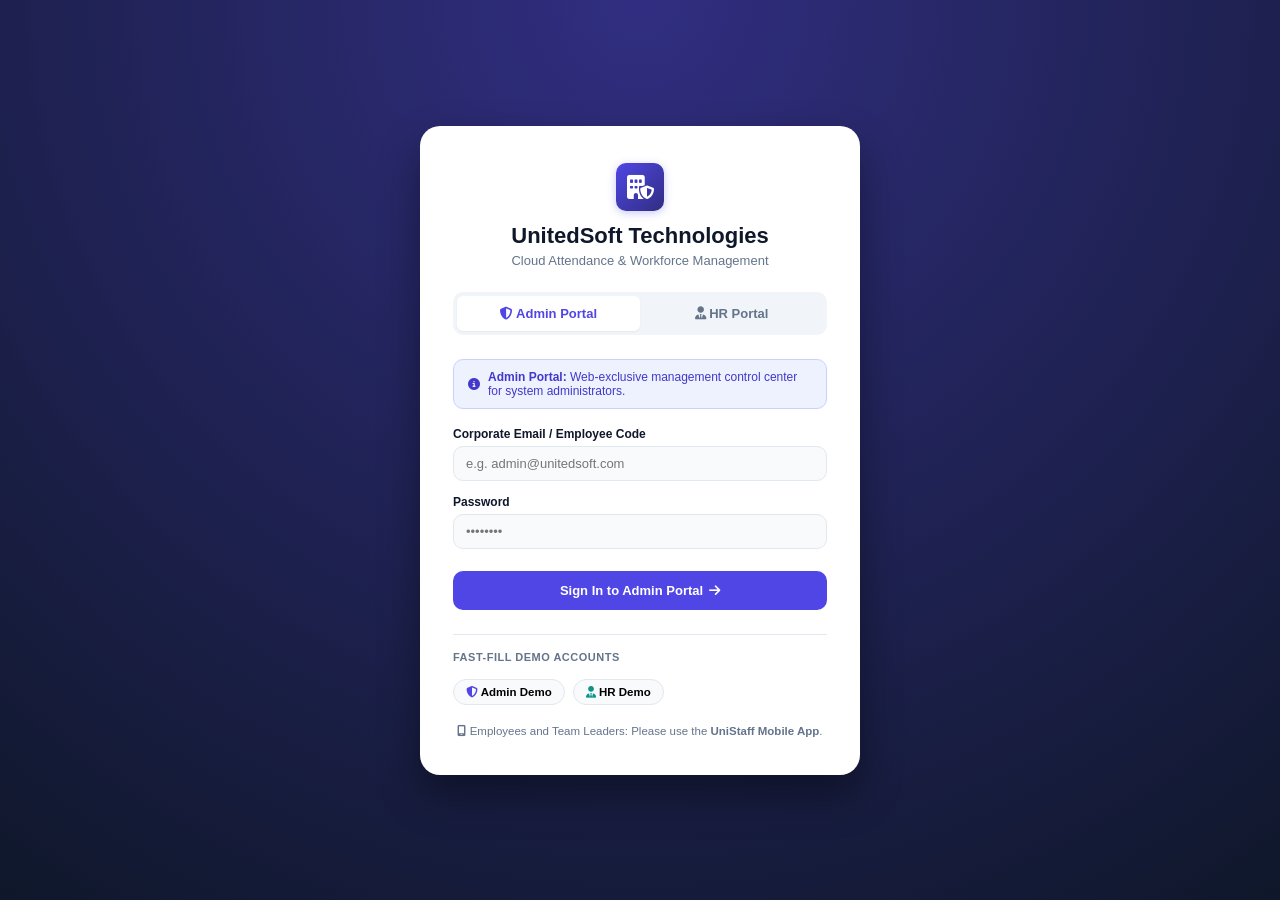
<file: public/index.html>
<!DOCTYPE html>
<html lang="en">
<head>
  <meta charset="UTF-8">
  <meta name="viewport" content="width=device-width, initial-scale=1.0">
  <title>UnitedSoft Portal - Admin & HR Web Access</title>
  <link rel="stylesheet" href="app.css">
  <link rel="stylesheet" href="https://cdnjs.cloudflare.com/ajax/libs/font-awesome/6.4.0/css/all.min.css">
</head>
<body class="login-body">

  <div class="login-card">
    <div style="text-align: center; margin-bottom: 24px;">
      <div class="brand-icon" style="margin: 0 auto 12px auto; width: 48px; height: 48px; font-size: 24px;">
        <i class="fa-solid fa-building-shield"></i>
      </div>
      <h1 style="font-size: 22px; font-weight: 800; color: var(--text-main);">UnitedSoft Technologies</h1>
      <p style="font-size: 13px; color: var(--text-muted); margin-top: 4px;">Cloud Attendance & Workforce Management</p>
    </div>

    <!-- Portal Mode Selector Tabs -->
    <div class="login-tabs">
      <button type="button" class="login-tab active" id="tabAdmin" onclick="switchPortal('ADMIN')">
        <i class="fa-solid fa-shield-halved"></i> Admin Portal
      </button>
      <button type="button" class="login-tab" id="tabHr" onclick="switchPortal('HR')">
        <i class="fa-solid fa-user-tie"></i> HR Portal
      </button>
    </div>

    <div id="portalInfoBanner" style="background: #EEF2FF; border: 1px solid #C7D2FE; border-radius: var(--radius-md); padding: 10px 14px; margin-bottom: 18px; font-size: 12px; color: #4338CA; display: flex; align-items: center; gap: 8px;">
      <i class="fa-solid fa-circle-info"></i>
      <span id="portalInfoText"><strong>Admin Portal:</strong> Web-exclusive management control center for system administrators.</span>
    </div>

    <div id="alertBox" style="display: none; padding: 10px 14px; border-radius: var(--radius-md); font-size: 12.5px; margin-bottom: 16px; font-weight: 600;"></div>

    <form id="loginForm" onsubmit="handleLoginSubmit(event)">
      <div class="form-group">
        <label class="form-label" for="loginInput">Corporate Email / Employee Code</label>
        <div style="position: relative;">
          <input type="text" id="loginInput" class="input-control" placeholder="e.g. admin@unitedsoft.com" required autocomplete="username">
        </div>
      </div>

      <div class="form-group">
        <label class="form-label" for="passInput">Password</label>
        <div style="position: relative;">
          <input type="password" id="passInput" class="input-control" placeholder="••••••••" required autocomplete="current-password">
        </div>
      </div>

      <button type="submit" id="submitBtn" class="btn btn-primary" style="width: 100%; justify-content: center; padding: 12px; margin-top: 8px;">
        <span id="btnText">Sign In to Admin Portal</span>
        <i class="fa-solid fa-arrow-right"></i>
      </button>
    </form>

    <div style="margin-top: 24px; padding-top: 16px; border-top: 1px solid var(--border);">
      <div style="font-size: 11px; font-weight: 700; color: var(--text-muted); text-transform: uppercase; letter-spacing: 0.5px; margin-bottom: 8px;">
        Fast-Fill Demo Accounts
      </div>
      <div class="demo-chips">
        <button type="button" class="demo-btn" onclick="fillDemo('admin@unitedsoft.com', 'admin123', 'ADMIN')">
          <i class="fa-solid fa-shield-halved" style="color: var(--primary);"></i> Admin Demo
        </button>
        <button type="button" class="demo-btn" onclick="fillDemo('hr@unitedsoft.com', 'hr123', 'HR')">
          <i class="fa-solid fa-user-tie" style="color: var(--secondary);"></i> HR Demo
        </button>
      </div>
    </div>

    <div style="margin-top: 20px; text-align: center; font-size: 11.5px; color: var(--text-muted);">
      <i class="fa-solid fa-mobile-screen"></i> Employees and Team Leaders: Please use the <strong>UniStaff Mobile App</strong>.
    </div>
  </div>

  <script>
    let currentPortal = 'ADMIN';

    // Auto-redirect if already logged in with valid token
    window.addEventListener('DOMContentLoaded', () => {
      const token = localStorage.getItem('us_token');
      const userStr = localStorage.getItem('us_user');
      if (token && userStr) {
        try {
          const user = JSON.parse(userStr);
          if (user.role === 'ADMIN' || user.role === 'HR_ADMIN') {
            window.location.href = 'admin.html';
          } else if (user.role === 'HR') {
            window.location.href = 'hr.html';
          }
        } catch (e) {}
      }
    });

    function switchPortal(portal) {
      currentPortal = portal;
      const tabAdmin = document.getElementById('tabAdmin');
      const tabHr = document.getElementById('tabHr');
      const infoText = document.getElementById('portalInfoText');
      const infoBanner = document.getElementById('portalInfoBanner');
      const btnText = document.getElementById('btnText');
      const submitBtn = document.getElementById('submitBtn');

      if (portal === 'ADMIN') {
        tabAdmin.classList.add('active');
        tabHr.classList.remove('active');
        infoBanner.style.background = '#EEF2FF';
        infoBanner.style.borderColor = '#C7D2FE';
        infoBanner.style.color = '#4338CA';
        infoText.innerHTML = '<strong>Admin Portal:</strong> Web-exclusive management control center for system administrators.';
        btnText.innerText = 'Sign In to Admin Portal';
        submitBtn.className = 'btn btn-primary';
      } else {
        tabHr.classList.add('active');
        tabAdmin.classList.remove('active');
        infoBanner.style.background = '#F0FDFA';
        infoBanner.style.borderColor = '#99F6E4';
        infoBanner.style.color = '#0F766E';
        infoText.innerHTML = '<strong>HR Portal:</strong> Human Resources management panel plus personal attendance punch-in system.';
        btnText.innerText = 'Sign In to HR Portal';
        submitBtn.className = 'btn btn-secondary';
      }
      clearAlert();
    }

    function fillDemo(email, pass, portal) {
      switchPortal(portal);
      document.getElementById('loginInput').value = email;
      document.getElementById('passInput').value = pass;
    }

    function showAlert(msg, isError = true) {
      const box = document.getElementById('alertBox');
      box.style.display = 'block';
      box.style.background = isError ? 'var(--danger-bg)' : 'var(--success-bg)';
      box.style.color = isError ? 'var(--danger)' : 'var(--success)';
      box.style.border = isError ? '1px solid #FCA5A5' : '1px solid #86EFAC';
      box.innerText = msg;
    }

    function clearAlert() {
      const box = document.getElementById('alertBox');
      box.style.display = 'none';
      box.innerText = '';
    }

    async function handleLoginSubmit(e) {
      e.preventDefault();
      clearAlert();

      const identifier = document.getElementById('loginInput').value.trim();
      const password = document.getElementById('passInput').value;
      const submitBtn = document.getElementById('submitBtn');

      if (!identifier || !password) {
        showAlert('Please enter both Email/Employee Code and Password');
        return;
      }

      submitBtn.disabled = true;
      submitBtn.style.opacity = '0.7';

      try {
        const res = await fetch('/api/auth/login', {
          method: 'POST',
          headers: { 'Content-Type': 'application/json' },
          body: JSON.stringify({
            loginId: identifier,
            password: password,
            userType: currentPortal
          })
        });

        const data = await res.json();
        if (!res.ok) {
          throw new Error(data.error || 'Authentication failed');
        }

        const user = data.user;
        const role = user.role;

        // Verify role permissions for Web portal access
        if (role === 'EMPLOYEE' || role === 'TL') {
          throw new Error('Employee & Team Leader accounts are accessible exclusively via the UniStaff Mobile App. Please use the mobile app.');
        }

        if (currentPortal === 'ADMIN' && role !== 'ADMIN' && role !== 'HR_ADMIN') {
          throw new Error('Access Denied: This account is not authorized for Administrator access. Please switch to the HR Portal.');
        }

        // Store session
        localStorage.setItem('us_token', data.token);
        localStorage.setItem('us_user', JSON.stringify(user));

        showAlert('Login successful! Redirecting...', false);

        setTimeout(() => {
          if (role === 'ADMIN' || role === 'HR_ADMIN') {
            window.location.href = 'admin.html';
          } else {
            window.location.href = 'hr.html';
          }
        }, 600);

      } catch (err) {
        showAlert(err.message || 'Login failed. Please check credentials.');
      } finally {
        submitBtn.disabled = false;
        submitBtn.style.opacity = '1';
      }
    }
  </script>
</body>
</html>
</file>
<file: public/app.css>
:root {
  --primary: #4F46E5;
  --primary-hover: #4338CA;
  --primary-light: #EEF2FF;
  --secondary: #0D9488;
  --secondary-hover: #0F766E;
  --secondary-light: #CCFBF1;
  --success: #16A34A;
  --success-bg: #DCFCE7;
  --danger: #DC2626;
  --danger-bg: #FEE2E2;
  --warning: #D97706;
  --warning-bg: #FEF3C7;
  --bg-main: #F8FAFC;
  --bg-surface: #FFFFFF;
  --border: #E2E8F0;
  --text-main: #0F172A;
  --text-muted: #64748B;
  --text-light: #94A3B8;
  --radius-sm: 6px;
  --radius-md: 10px;
  --radius-lg: 14px;
  --radius-xl: 20px;
  --shadow-sm: 0 1px 2px 0 rgba(0, 0, 0, 0.05);
  --shadow-md: 0 4px 6px -1px rgba(0, 0, 0, 0.1), 0 2px 4px -1px rgba(0, 0, 0, 0.06);
  --shadow-lg: 0 10px 15px -3px rgba(0, 0, 0, 0.1), 0 4px 6px -2px rgba(0, 0, 0, 0.05);
}

* {
  margin: 0;
  padding: 0;
  box-sizing: border-box;
  font-family: -apple-system, BlinkMacSystemFont, "Segoe UI", Roboto, Helvetica, Arial, sans-serif;
}

body {
  background-color: var(--bg-main);
  color: var(--text-main);
  min-height: 100vh;
  display: flex;
  flex-direction: column;
}

/* Header & Top Bar */
.top-nav {
  background-color: var(--bg-surface);
  border-bottom: 1px solid var(--border);
  padding: 0 24px;
  height: 64px;
  display: flex;
  align-items: center;
  justify-content: space-between;
  position: sticky;
  top: 0;
  z-index: 100;
  box-shadow: var(--shadow-sm);
}

.brand-wrap {
  display: flex;
  align-items: center;
  gap: 12px;
}

.brand-icon {
  width: 38px;
  height: 38px;
  background: linear-gradient(135deg, var(--primary) 0%, #312E81 100%);
  border-radius: var(--radius-md);
  display: flex;
  align-items: center;
  justify-content: center;
  color: #FFFFFF;
  font-size: 20px;
  font-weight: 800;
  box-shadow: 0 2px 8px rgba(79, 70, 229, 0.3);
}

.brand-text h1 {
  font-size: 17px;
  font-weight: 800;
  color: var(--text-main);
  letter-spacing: -0.3px;
}

.brand-text p {
  font-size: 11px;
  color: var(--text-muted);
  font-weight: 500;
}

.user-profile-bar {
  display: flex;
  align-items: center;
  gap: 14px;
}

.role-badge {
  padding: 4px 10px;
  border-radius: 20px;
  font-size: 11px;
  font-weight: 800;
  letter-spacing: 0.5px;
  text-transform: uppercase;
}

.badge-admin {
  background-color: #EEF2FF;
  color: var(--primary);
  border: 1px solid #C7D2FE;
}

.badge-hr {
  background-color: var(--secondary-light);
  color: var(--secondary);
  border: 1px solid #99F6E4;
}

.user-info {
  text-align: right;
}

.user-name {
  font-size: 13px;
  font-weight: 700;
  color: var(--text-main);
}

.user-sub {
  font-size: 11px;
  color: var(--text-muted);
}

.btn-logout {
  background: #F1F5F9;
  border: 1px solid var(--border);
  color: var(--danger);
  padding: 6px 12px;
  border-radius: var(--radius-sm);
  font-size: 12px;
  font-weight: 600;
  cursor: pointer;
  transition: all 0.2s;
}

.btn-logout:hover {
  background: var(--danger-bg);
  border-color: #FCA5A5;
}

/* Layout Containers */
.app-container {
  display: flex;
  flex: 1;
}

.sidebar {
  width: 240px;
  background: var(--bg-surface);
  border-right: 1px solid var(--border);
  padding: 20px 12px;
  display: flex;
  flex-direction: column;
  gap: 6px;
}

.nav-item {
  display: flex;
  align-items: center;
  gap: 10px;
  padding: 10px 14px;
  border-radius: var(--radius-md);
  font-size: 13px;
  font-weight: 600;
  color: var(--text-muted);
  text-decoration: none;
  cursor: pointer;
  transition: all 0.2s;
  border: none;
  background: transparent;
  width: 100%;
  text-align: left;
}

.nav-item:hover {
  background: #F1F5F9;
  color: var(--text-main);
}

.nav-item.active {
  background: var(--primary-light);
  color: var(--primary);
  font-weight: 700;
}

.badge-count {
  margin-left: auto;
  background: var(--danger);
  color: #FFFFFF;
  font-size: 10px;
  font-weight: 800;
  padding: 2px 6px;
  border-radius: 10px;
}

.main-content {
  flex: 1;
  padding: 24px;
  overflow-y: auto;
  max-width: 1400px;
  margin: 0 auto;
  width: 100%;
}

/* Page Section Headers */
.section-header {
  display: flex;
  justify-content: space-between;
  align-items: center;
  margin-bottom: 20px;
}

.section-header h2 {
  font-size: 20px;
  font-weight: 800;
  color: var(--text-main);
}

.section-header p {
  font-size: 13px;
  color: var(--text-muted);
  margin-top: 2px;
}

/* Stat Cards Grid */
.stats-grid {
  display: grid;
  grid-template-columns: repeat(auto-fit, minmax(220px, 1fr));
  gap: 16px;
  margin-bottom: 24px;
}

.stat-card {
  background: var(--bg-surface);
  border: 1px solid var(--border);
  border-radius: var(--radius-lg);
  padding: 18px;
  box-shadow: var(--shadow-sm);
  display: flex;
  align-items: center;
  gap: 14px;
}

.stat-icon {
  width: 48px;
  height: 48px;
  border-radius: var(--radius-md);
  display: flex;
  align-items: center;
  justify-content: center;
  font-size: 22px;
}

.stat-val {
  font-size: 22px;
  font-weight: 800;
  color: var(--text-main);
}

.stat-label {
  font-size: 12px;
  color: var(--text-muted);
  font-weight: 600;
  margin-top: 2px;
}

/* Cards & Panels */
.card {
  background: var(--bg-surface);
  border: 1px solid var(--border);
  border-radius: var(--radius-xl);
  padding: 20px;
  box-shadow: var(--shadow-sm);
  margin-bottom: 24px;
}

.card-title {
  font-size: 16px;
  font-weight: 800;
  color: var(--text-main);
  margin-bottom: 14px;
  display: flex;
  align-items: center;
  justify-content: space-between;
}

/* Filters & Chips */
.filter-bar {
  background: #F8FAFC;
  border: 1px solid var(--border);
  border-radius: var(--radius-md);
  padding: 12px 16px;
  margin-bottom: 16px;
  display: flex;
  flex-direction: column;
  gap: 10px;
}

.filter-header {
  display: flex;
  align-items: center;
  justify-content: space-between;
}

.filter-label {
  font-size: 12.5px;
  font-weight: 800;
  color: #0F766E;
  display: flex;
  align-items: center;
  gap: 6px;
}

.chips-row {
  display: flex;
  align-items: center;
  gap: 8px;
  overflow-x: auto;
  padding-bottom: 4px;
}

.chip {
  padding: 6px 14px;
  border-radius: 20px;
  font-size: 12px;
  font-weight: 600;
  background: #F1F5F9;
  color: var(--text-muted);
  border: 1px solid var(--border);
  cursor: pointer;
  white-space: nowrap;
  transition: all 0.2s;
}

.chip:hover {
  background: #E2E8F0;
  color: var(--text-main);
}

.chip.active {
  background: var(--primary);
  color: #FFFFFF;
  border-color: var(--primary);
  font-weight: 700;
}

.chip.active-teal {
  background: var(--secondary);
  color: #FFFFFF;
  border-color: var(--secondary);
  font-weight: 700;
}

/* Table Styles */
.table-responsive {
  width: 100%;
  overflow-x: auto;
  border-radius: var(--radius-md);
  border: 1px solid var(--border);
}

table {
  width: 100%;
  border-collapse: collapse;
  text-align: left;
  font-size: 13px;
}

thead {
  background: #F8FAFC;
  border-bottom: 1px solid var(--border);
}

th {
  padding: 12px 16px;
  font-size: 11.5px;
  font-weight: 700;
  color: var(--text-muted);
  text-transform: uppercase;
  letter-spacing: 0.5px;
}

td {
  padding: 12px 16px;
  border-bottom: 1px solid #F1F5F9;
  vertical-align: middle;
}

tbody tr:hover {
  background: #F8FAFC;
}

/* Status Badges */
.status-pill {
  display: inline-flex;
  align-items: center;
  gap: 4px;
  padding: 3px 8px;
  border-radius: 12px;
  font-size: 11px;
  font-weight: 800;
}

.pill-success { background: var(--success-bg); color: var(--success); }
.pill-danger { background: var(--danger-bg); color: var(--danger); }
.pill-warning { background: var(--warning-bg); color: var(--warning); }
.pill-info { background: #E0F2FE; color: #0284C7; }

/* Buttons & Form Inputs */
.btn {
  display: inline-flex;
  align-items: center;
  gap: 6px;
  padding: 8px 16px;
  border-radius: var(--radius-md);
  font-size: 13px;
  font-weight: 700;
  cursor: pointer;
  border: none;
  transition: all 0.2s;
  text-decoration: none;
}

.btn-primary {
  background: var(--primary);
  color: #FFFFFF;
}

.btn-primary:hover {
  background: var(--primary-hover);
}

.btn-secondary {
  background: var(--secondary);
  color: #FFFFFF;
}

.btn-secondary:hover {
  background: var(--secondary-hover);
}

.btn-outline {
  background: #FFFFFF;
  border: 1px solid var(--border);
  color: var(--text-main);
}

.btn-outline:hover {
  background: #F8FAFC;
}

.btn-danger {
  background: var(--danger);
  color: #FFFFFF;
}

.btn-danger:hover {
  background: #B91C1C;
}

.btn-sm {
  padding: 4px 10px;
  font-size: 11.5px;
  border-radius: var(--radius-sm);
}

.input-control {
  width: 100%;
  padding: 9px 12px;
  border: 1.5px solid var(--border);
  border-radius: var(--radius-md);
  font-size: 13px;
  color: var(--text-main);
  background: #F8FAFC;
  outline: none;
  transition: all 0.2s;
}

.input-control:focus {
  border-color: var(--primary);
  background: #FFFFFF;
  box-shadow: 0 0 0 3px rgba(79, 70, 229, 0.1);
}

/* Modals */
.modal-overlay {
  display: none;
  position: fixed;
  top: 0;
  left: 0;
  right: 0;
  bottom: 0;
  background: rgba(15, 23, 42, 0.6);
  backdrop-filter: blur(4px);
  z-index: 1000;
  align-items: center;
  justify-content: center;
  padding: 20px;
}

.modal-overlay.open {
  display: flex;
}

.modal-card {
  background: var(--bg-surface);
  border-radius: var(--radius-xl);
  padding: 24px;
  max-width: 520px;
  width: 100%;
  max-height: 90vh;
  overflow-y: auto;
  box-shadow: var(--shadow-lg);
  border: 1px solid var(--border);
}

.modal-header {
  display: flex;
  justify-content: space-between;
  align-items: center;
  margin-bottom: 16px;
  border-bottom: 1px solid var(--border);
  padding-bottom: 12px;
}

.modal-title {
  font-size: 17px;
  font-weight: 800;
  color: var(--text-main);
}

.modal-close {
  background: transparent;
  border: none;
  font-size: 20px;
  color: var(--text-muted);
  cursor: pointer;
}

.form-group {
  margin-bottom: 14px;
}

.form-label {
  display: block;
  font-size: 12px;
  font-weight: 700;
  color: var(--text-main);
  margin-bottom: 5px;
}

.form-row {
  display: flex;
  gap: 12px;
}

/* Punch Card for HR Self-Attendance */
.punch-card {
  background: linear-gradient(135deg, #1E1B4B 0%, #312E81 50%, #4338CA 100%);
  color: #FFFFFF;
  border-radius: var(--radius-xl);
  padding: 24px;
  margin-bottom: 24px;
  box-shadow: var(--shadow-lg);
  display: flex;
  flex-direction: column;
  gap: 16px;
}

.punch-header {
  display: flex;
  justify-content: space-between;
  align-items: flex-start;
}

.punch-clock {
  font-size: 36px;
  font-weight: 900;
  font-variant-numeric: tabular-nums;
  letter-spacing: -1px;
}

.punch-date {
  font-size: 13px;
  color: #C7D2FE;
  font-weight: 600;
}

.punch-status-badge {
  background: rgba(255, 255, 255, 0.2);
  backdrop-filter: blur(6px);
  padding: 6px 14px;
  border-radius: 20px;
  font-size: 12px;
  font-weight: 800;
}

.punch-actions {
  display: flex;
  gap: 12px;
  flex-wrap: wrap;
  align-items: center;
}

.punch-btn {
  padding: 12px 28px;
  border-radius: var(--radius-lg);
  font-size: 15px;
  font-weight: 800;
  border: none;
  cursor: pointer;
  display: flex;
  align-items: center;
  gap: 8px;
  transition: all 0.2s;
  box-shadow: 0 4px 12px rgba(0, 0, 0, 0.2);
}

.punch-btn-in {
  background: #10B981;
  color: #FFFFFF;
}

.punch-btn-in:hover {
  background: #059669;
}

.punch-btn-out {
  background: #EF4444;
  color: #FFFFFF;
}

.punch-btn-out:hover {
  background: #DC2626;
}

.punch-meta-row {
  display: flex;
  gap: 20px;
  background: rgba(0, 0, 0, 0.2);
  padding: 12px 16px;
  border-radius: var(--radius-md);
  font-size: 12px;
}

.meta-item {
  display: flex;
  flex-direction: column;
}

.meta-item span:first-child {
  color: #A5B4FC;
  font-size: 11px;
}

.meta-item span:last-child {
  font-weight: 700;
  color: #FFFFFF;
}

/* 3-Step Timeline */
.timeline-wrap {
  display: flex;
  align-items: center;
  justify-content: space-between;
  background: #F8FAFC;
  padding: 12px 16px;
  border-radius: var(--radius-md);
  margin: 10px 0;
  border: 1px solid var(--border);
}

.timeline-step {
  display: flex;
  flex-direction: column;
  align-items: center;
  text-align: center;
  width: 90px;
}

.step-bubble {
  width: 26px;
  height: 26px;
  border-radius: 13px;
  display: flex;
  align-items: center;
  justify-content: center;
  font-size: 12px;
  font-weight: 800;
  margin-bottom: 4px;
}

.bubble-done { background: #16A34A; color: #FFFFFF; }
.bubble-pending { background: #FEF3C7; border: 2px solid #D97706; color: #D97706; }
.bubble-rejected { background: #DC2626; color: #FFFFFF; }

.step-name { font-size: 11px; font-weight: 700; color: var(--text-main); }
.step-state { font-size: 10px; color: var(--text-muted); }

.timeline-connector {
  flex: 1;
  height: 2px;
  background: var(--border);
  margin-top: -16px;
}

.timeline-connector.active {
  background: #16A34A;
}

/* Login Page Specific */
.login-body {
  min-height: 100vh;
  display: flex;
  align-items: center;
  justify-content: center;
  background: radial-gradient(circle at top, #312E81 0%, #0F172A 100%);
  padding: 20px;
}

.login-card {
  background: var(--bg-surface);
  border-radius: var(--radius-xl);
  padding: 36px 32px;
  max-width: 440px;
  width: 100%;
  box-shadow: 0 20px 40px rgba(0, 0, 0, 0.4);
  border: 1px solid rgba(255, 255, 255, 0.1);
}

.login-tabs {
  display: flex;
  background: #F1F5F9;
  border-radius: var(--radius-md);
  padding: 4px;
  margin-bottom: 24px;
}

.login-tab {
  flex: 1;
  padding: 10px 0;
  text-align: center;
  border-radius: var(--radius-sm);
  font-size: 13px;
  font-weight: 700;
  cursor: pointer;
  border: none;
  background: transparent;
  color: var(--text-muted);
  transition: all 0.2s;
}

.login-tab.active {
  background: #FFFFFF;
  color: var(--primary);
  box-shadow: var(--shadow-sm);
}

.demo-chips {
  display: flex;
  gap: 8px;
  margin-top: 16px;
  flex-wrap: wrap;
}

.demo-btn {
  padding: 6px 12px;
  border-radius: 16px;
  font-size: 11.5px;
  font-weight: 700;
  cursor: pointer;
  border: 1px solid var(--border);
  background: #F8FAFC;
  transition: all 0.2s;
}

.demo-btn:hover {
  background: #EEF2FF;
  border-color: var(--primary);
  color: var(--primary);
}

@media (max-width: 768px) {
  .app-container {
    flex-direction: column;
  }
  .sidebar {
    width: 100%;
    flex-direction: row;
    overflow-x: auto;
    border-right: none;
    border-bottom: 1px solid var(--border);
  }
  .main-content {
    padding: 16px;
  }
}
</file>
